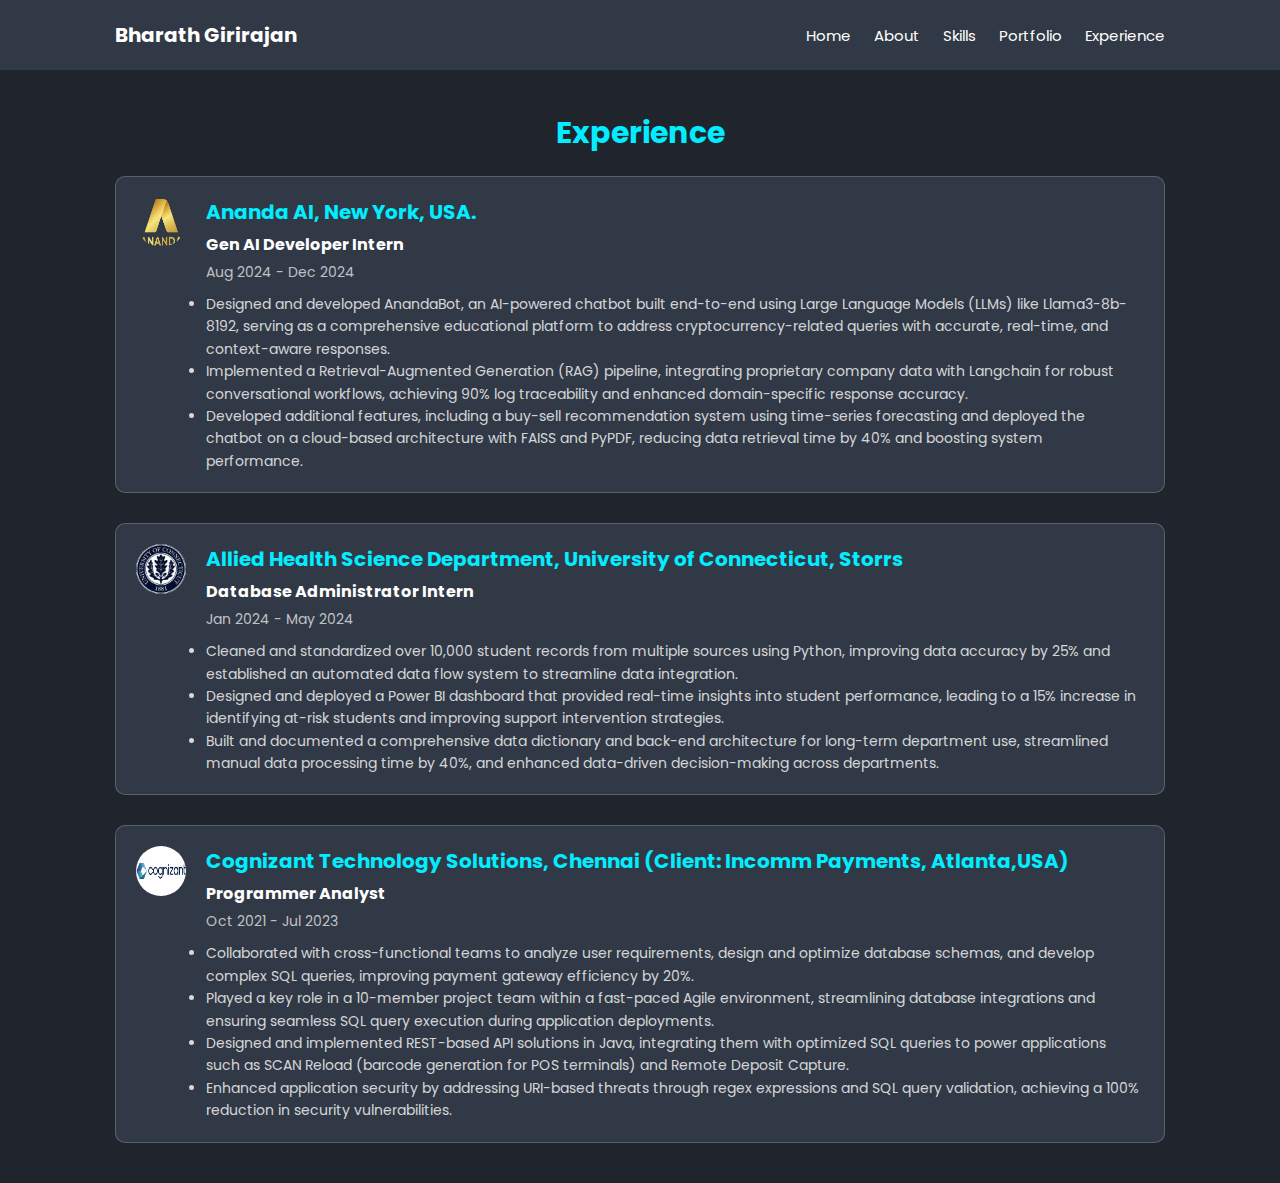
<file: experience.html>
<!DOCTYPE html>
<html lang="en">
<head>
    <meta charset="UTF-8">
    <meta name="viewport" content="width=device-width, initial-scale=1.0">
    <title>Bharath Girirajan - Experience</title>
    <link rel="icon" type="image/jpeg" href="Logo_B.png">
    <link href='https://unpkg.com/boxicons@2.1.4/css/boxicons.min.css' rel='stylesheet'>
    <link rel="stylesheet" type="text/css" href="style.css">
    <style>
        body {
            background-color: var(--bg-color);
            color: var(--text-color);
            font-family: 'Poppins', sans-serif;
        }
        .header {
            background-color: var(--second-bg-color);
            padding: 2rem 9%;
            display: flex;
            justify-content: space-between;
            align-items: center;
            position: sticky;
            top: 0;
            z-index: 100;
        }
        .header .logo {
            color: var(--text-color);
            font-size: 2rem;
            font-weight: bold;
        }
        .header .navbar a {
            color: var(--text-color);
            margin-left: 2rem;
            text-decoration: none;
            font-size: 1.5rem;
        }
        .experience-section {
            padding: 4rem 9%;
        }
        .experience-heading {
            font-size: 3rem;
            text-align: center;
            margin-bottom: 2rem;
            color: var(--main-color);
        }
        .experience-container {
            display: flex;
            flex-direction: column;
            gap: 3rem;
        }
        .experience-item {
            display: flex;
            align-items: flex-start;
            gap: 2rem;
            background: var(--second-bg-color);
            padding: 2rem;
            border-radius: 10px;
            border: 1px solid rgba(255, 255, 255, 0.2);
        }
        .experience-logo img {
            width: 50px;
            height: 50px;
            border-radius: 50%;
        }
        .experience-content {
            flex-grow: 1;
        }
        .experience-title {
            font-size: 2rem;
            font-weight: bold;
            color: var(--main-color);
        }
        .experience-subtitle {
            font-size: 1.6rem;
            font-weight: bold;
            color: var(--text-color);
            margin-top: 0.5rem;
        }
        .experience-duration {
            font-size: 1.4rem;
            margin-top: 0.5rem;
            color: rgba(255, 255, 255, 0.7);
        }
        .experience-description {
            font-size: 1.4rem;
            margin-top: 1rem;
            line-height: 1.6;
            color: rgba(255, 255, 255, 0.8);
        }
    </style>
</head>
<body>
    <header class="header">
        <a href="index.html" class="logo">Bharath Girirajan</a>
        <nav class="navbar">
            <a href="index.html#home">Home</a>
            <a href="index.html#about">About</a>
            <a href="index.html#services">Skills</a>
            <a href="projects.html">Portfolio</a>
            <a href="#" class="active">Experience</a>
        </nav>
    </header>

    <section class="experience-section">
        <h2 class="experience-heading">Experience</h2>
        <div class="experience-container">
            <div class="experience-item">
                <div class="experience-logo">
                    <img src="Ananda.png" alt="Ananda Logo" class="full-logo">
                </div>
                <div class="experience-content">
                    <h3 class="experience-title">Ananda AI, New York, USA.</h3>
                    <p class="experience-subtitle">Gen AI Developer Intern</p>
                    <p class="experience-duration">Aug 2024 - Dec 2024</p>
                    <ul class="experience-description">
                        <li>
                            Designed and developed AnandaBot, an AI-powered chatbot built end-to-end using Large Language Models (LLMs) like Llama3-8b-8192, serving as a comprehensive educational platform to address cryptocurrency-related queries with accurate, real-time, and context-aware responses.
                        </li>
                        <li>
                            Implemented a Retrieval-Augmented Generation (RAG) pipeline, integrating proprietary company data with Langchain for robust conversational workflows, achieving 90% log traceability and enhanced domain-specific response accuracy.
                        </li>
                        <li>
                            Developed additional features, including a buy-sell recommendation system using time-series forecasting and deployed the chatbot on a cloud-based architecture with FAISS and PyPDF, reducing data retrieval time by 40% and boosting system performance.
                        </li>
                    </ul>
                </div>
            </div>

            <div class="experience-item">
                <div class="experience-logo">
                    <img src="Uconn_Logo.jpeg" alt="Uconn_Logo">
                </div>
                <div class="experience-content">
                    <h3 class="experience-title">Allied Health Science Department, University of Connecticut, Storrs </h3>
                    <p class="experience-subtitle">Database Administrator Intern</p>
                    <p class="experience-duration">Jan 2024 - May 2024</p>
                    <ul class="experience-description">
                        <li>
                            Cleaned and standardized over 10,000 student records from multiple sources using Python, improving data accuracy by 25% and established an automated data flow system to streamline data integration.
                        </li>
                        <li>
                            Designed and deployed a Power BI dashboard that provided real-time insights into student performance, leading to a 15% increase in identifying at-risk students and improving support intervention strategies.
                        </li>
                        <li>
                            Built and documented a comprehensive data dictionary and back-end architecture for long-term department use, streamlined manual data processing time by 40%, and enhanced data-driven decision-making across departments.
                        </li>
                    </ul>
                </div>
            </div>

            <div class="experience-item">
                <div class="experience-logo">
                    <img src="Cognizant_logo.jpeg" alt="Cognizant_logo">
                </div>
                <div class="experience-content">
                    <h3 class="experience-title">Cognizant Technology Solutions, Chennai (Client: Incomm Payments, Atlanta,USA) </h3>
                    <p class="experience-subtitle">Programmer Analyst</p>
                    <p class="experience-duration">Oct 2021 - Jul 2023</p>
                    <ul class="experience-description">
                        <li>
                            Collaborated with cross-functional teams to analyze user requirements, design and optimize database schemas, and develop complex SQL queries, improving payment gateway efficiency by 20%.
                        </li>
                        <li>
                            Played a key role in a 10-member project team within a fast-paced Agile environment, streamlining database integrations and ensuring seamless SQL query execution during application deployments.
                        </li>
                        <li>
                            Designed and implemented REST-based API solutions in Java, integrating them with optimized SQL queries to power applications such as SCAN Reload (barcode generation for POS terminals) and Remote Deposit Capture.
                        </li>
                        <li>
                            Enhanced application security by addressing URI-based threats through regex expressions and SQL query validation, achieving a 100% reduction in security vulnerabilities.
                        </li>
                    </ul>
                </div>
            </div>

            <!-- <div class="experience-item">
                <div class="experience-logo">
                    <img src="iris.png" alt="IRIS Logo">
                </div>
                <div class="experience-content">
                    <h3 class="experience-title">IRIS, NITK</h3>
                    <p class="experience-subtitle">Tech Lead</p>
                    <p class="experience-duration">Apr 2023 - Apr 2024</p>
                    <p class="experience-description">
                        Led a team of 40+ students in digitizing administrative, academic, and alumni-related work.
                    </p>
                </div>
            </div> -->
        </div>
    </section>
</body>
</html>
</file>
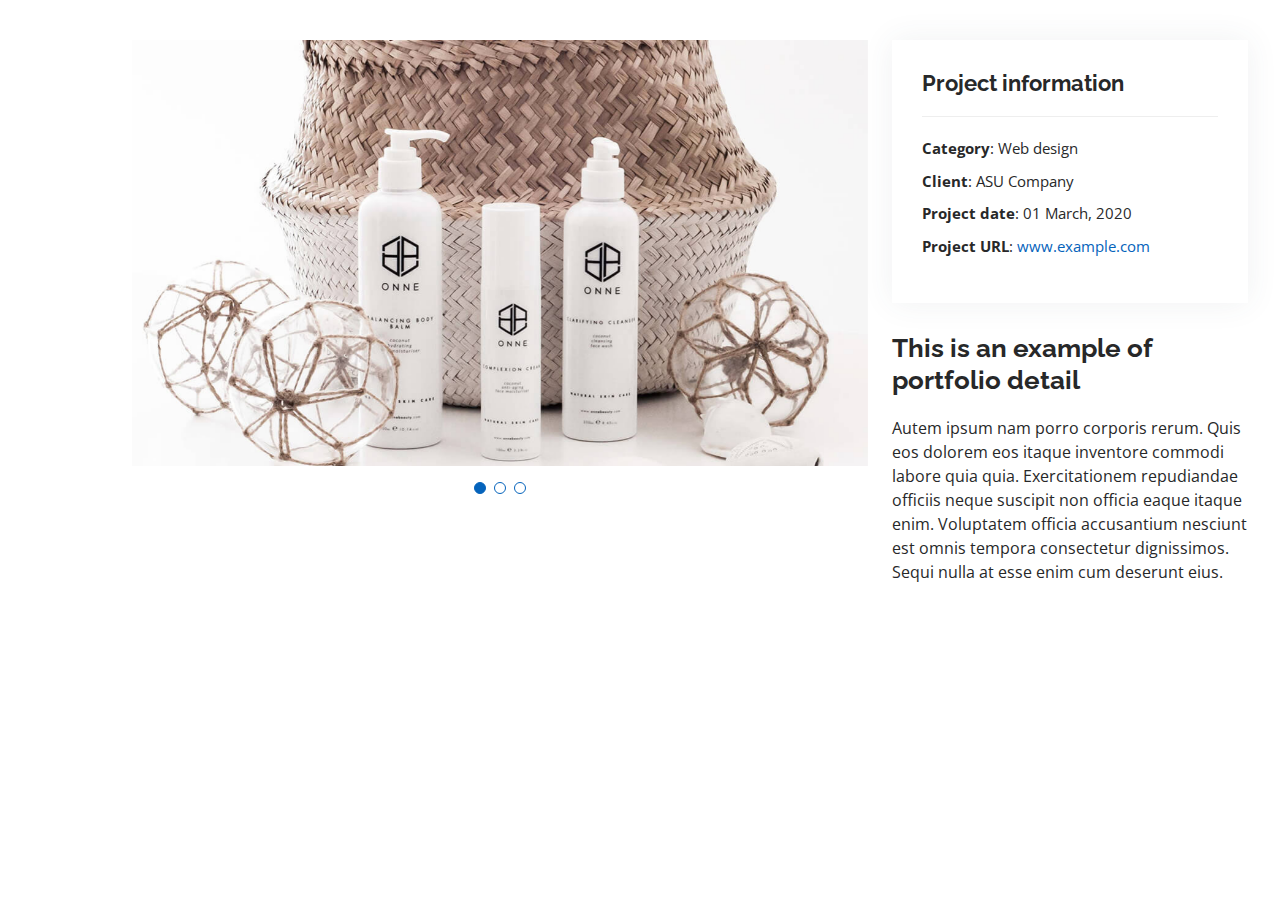
<file: portfolio-details.html>
<!DOCTYPE html>
<html lang="en">

<head>
  <meta charset="utf-8">
  <meta content="width=device-width, initial-scale=1.0" name="viewport">

  <title>Portfolio Details - Personal Bootstrap Template</title>
  <meta content="" name="description">
  <meta content="" name="keywords">

  <!-- Favicons -->
  <link href="assets/img/favicon.png" rel="icon">
  <link href="assets/img/apple-touch-icon.png" rel="apple-touch-icon">

  <!-- Google Fonts -->
  <link href="https://fonts.googleapis.com/css?family=Open+Sans:300,300i,400,400i,600,600i,700,700i|Raleway:300,300i,400,400i,500,500i,600,600i,700,700i|Poppins:300,300i,400,400i,500,500i,600,600i,700,700i" rel="stylesheet">

  <!-- Vendor CSS Files -->
  <link href="assets/vendor/aos/aos.css" rel="stylesheet">
  <link href="assets/vendor/bootstrap/css/bootstrap.min.css" rel="stylesheet">
  <link href="assets/vendor/bootstrap-icons/bootstrap-icons.css" rel="stylesheet">
  <link href="assets/vendor/boxicons/css/boxicons.min.css" rel="stylesheet">
  <link href="assets/vendor/glightbox/css/glightbox.min.css" rel="stylesheet">
  <link href="assets/vendor/swiper/swiper-bundle.min.css" rel="stylesheet">

  <!-- Template Main CSS File -->
  <link href="assets/css/style.css" rel="stylesheet">

  <!-- =======================================================
  * Template Name: MyResume
  * Updated: Nov 17 2023 with Bootstrap v5.3.2
  * Template URL: https://bootstrapmade.com/free-html-bootstrap-template-my-resume/
  * Author: BootstrapMade.com
  * License: https://bootstrapmade.com/license/
  ======================================================== -->
</head>

<body>

  <main id="main">

    <!-- ======= Portfolio Details Section ======= -->
    <section id="portfolio-details" class="portfolio-details">
      <div class="container">

        <div class="row gy-4">

          <div class="col-lg-8">
            <div class="portfolio-details-slider swiper">
              <div class="swiper-wrapper align-items-center">

                <div class="swiper-slide">
                  <img src="assets/img/portfolio/portfolio-details-1.jpg" alt="">
                </div>

                <div class="swiper-slide">
                  <img src="assets/img/portfolio/portfolio-details-2.jpg" alt="">
                </div>

                <div class="swiper-slide">
                  <img src="assets/img/portfolio/portfolio-details-3.jpg" alt="">
                </div>

              </div>
              <div class="swiper-pagination"></div>
            </div>
          </div>

          <div class="col-lg-4">
            <div class="portfolio-info">
              <h3>Project information</h3>
              <ul>
                <li><strong>Category</strong>: Web design</li>
                <li><strong>Client</strong>: ASU Company</li>
                <li><strong>Project date</strong>: 01 March, 2020</li>
                <li><strong>Project URL</strong>: <a href="#">www.example.com</a></li>
              </ul>
            </div>
            <div class="portfolio-description">
              <h2>This is an example of portfolio detail</h2>
              <p>
                Autem ipsum nam porro corporis rerum. Quis eos dolorem eos itaque inventore commodi labore quia quia. Exercitationem repudiandae officiis neque suscipit non officia eaque itaque enim. Voluptatem officia accusantium nesciunt est omnis tempora consectetur dignissimos. Sequi nulla at esse enim cum deserunt eius.
              </p>
            </div>
          </div>

        </div>

      </div>
    </section><!-- End Portfolio Details Section -->

  </main><!-- End #main -->

  <div id="preloader"></div>
  <a href="#" class="back-to-top d-flex align-items-center justify-content-center"><i class="bi bi-arrow-up-short"></i></a>

  <!-- Vendor JS Files -->
  <script src="assets/vendor/purecounter/purecounter_vanilla.js"></script>
  <script src="assets/vendor/aos/aos.js"></script>
  <script src="assets/vendor/bootstrap/js/bootstrap.bundle.min.js"></script>
  <script src="assets/vendor/glightbox/js/glightbox.min.js"></script>
  <script src="assets/vendor/isotope-layout/isotope.pkgd.min.js"></script>
  <script src="assets/vendor/swiper/swiper-bundle.min.js"></script>
  <script src="assets/vendor/typed.js/typed.umd.js"></script>
  <script src="assets/vendor/waypoints/noframework.waypoints.js"></script>
  <script src="assets/vendor/php-email-form/validate.js"></script>

  <!-- Template Main JS File -->
  <script src="assets/js/main.js"></script>

</body>

</html>
</file>
<file: style.css>
@import url('https://fonts.googleapis.com/css2?family=Poppins:wght@300;400;500;600;700;800;900&display=swap');

*{
    margin: 0;
    padding: 0;
    box-sizing: border-box;
    text-decoration: none;
    border: none;
    outline: none;
    scroll-behavior: smooth;
    font-family: 'Poppins', sans-serif;

 }

 :root {
    --bg-color:#1f242d;
    --second-bg-color:#323946;
    --text-color:#fff;
    --main-color:#0ef; 
 }

 html{
    font-size: 62.5%;
    overflow-x:hidden;

 }

 body{
    background: var(--bg-color);
    color: var(--text-color);
 }

 section{
    min-height: 100vh;
    padding: 10rem 9% 2rem;
 }
 .header{
    position: fixed;
    top:0;
    left:0;
    width: 100%;
    padding: 2rem 9%;
    background: var(--bg-color);
    display: flex;
    justify-content:space-between;
    align-items: center;
    z-index:100 ;

 }

 .header.sticky{
   border-bottom: .1rem solid rgba(0, 0,0, .2);
 }
 .logo{
    font-size: 2.5rem;
    color: var(--text-color);
    font-weight:600;
    cursor:default;
 }
 .navbar a {
    font-size: 1.7rem;
    color: var(--text-color);
    margin-left: 4rem;
    transition: .3s;
 }

 .navbar a:hover,
 .navbar a.active{
    color: var(--main-color);
 }
 #menu-icon{
    font-size: 3.6rem;
    color: var(--text-color);
    display: none;
 }

 .home {
   display: flex;
   justify-content: center;
   align-items: center;
   position: relative;
   background-image: url(nubelson-fernandes--Xqckh_XVU4-unsplash.jpg); /* Replace 'your-image-url.jpg' wiURL of your background image */
   background-size: cover;
   background-position: center;
   background-repeat: no-repeat;
   background-color: rgba(221, 196, 196, 0.9); /* Adjust the opacity as needed */
}

.home::before {
   content: "";
   position: absolute;
   top: 0;
   left: 0;
   width: 100%;
   height: 100%;
   background-color: rgba(32, 23, 23, 0.4); /* Adjust the opacity as needed */
}
.home::before {
   opacity: 0.4; /* Adjust the opacity value (0 is fully transparent, 1 is fully opaque) */
}
   .home-img img {
   width: 35vw;
   animation: floatImage 1.5s ease-in-out infinite;
   transition: transform 0.3s ease-in-out;
   }
   
   .home-img:hover img {
   transform: translateY(-10px);
   }
   
   @keyframes floatImage {
   0% {
   transform: translateY(0);
   }
   50% {
   transform: translateY(-22.4rem);
   }
   100% {
   transform: translateY(0);
   }
   }
   
   .home-content {
   display: flex;
   flex-direction: column;
   align-items: center;
   margin-right: 2rem;
   }
   
   .home-content h3 {
   font-size: 3.2rem;
   font-weight: 700;
   }
   
   .home-content h3:nth-of-type(2) {
   margin-bottom: 2rem;
   }
   
   .home-content span {
   color: var(--main-color);
   }
   
   .home-content h1 {
   font-size: 5.6rem;
   font-weight: 700;
   line-height: 1.3;
   }

 .social-media a {
    display: inline-flex;
    justify-content: center;
    align-items: center;
    width: 4rem;
    height: 4rem;
    background: transparent;
    border: .2rem solid var(--main-color);
    border-radius: 50%;
    font-size: 2rem;
    color: var(--main-color);
    margin: 3rem 1.5rem 3rem 0;
    transition: .5s ease;
 }
 .social-media a:hover{
    background: var(--main-color);
    color: var(--second-bg-color);
    box-shadow: 0 0 1rem var(--main-color);
 }

 .btn {
    display: inline-block;
    padding: 1rem 2.8rem;
    background: var(--main-color);
    border-radius: 4rem;
    box-shadow: 0 0 1rem var(--main-color);
    font-size: 1.6rem;
    color: var(--second-bg-color);
    letter-spacing: .1rem;
    font-weight: 600;
    transition: .5s ease;
 }

 .btn:hover {
    box-shadow: none;
 }

 .about {
   display: flex;
   align-items: center;
   padding: 50px;
   background-color: #323946; /* Light background color for contrast */
 }
 
 .about-img {
   flex: 1;
   margin-right: 30px;
 }
 
 .about-img img {
   width: 100%;
   border-radius: 10px; /* Rounded corners for the image */
   box-shadow: 0 4px 8px rgba(0, 0, 0, 0.1); /* Subtle shadow for depth */
 }
 
 .about-content {
   flex: 2;
   color: #060606; /* Dark text color for readability */
   display: flex;
   flex-direction: column;
   justify-content: space-between;
 }
 
 .about-content .heading {
   font-size: 2.5rem;
   font-weight: 700;
   margin-bottom: 20px;
 }
 
 .about-content .heading span {
   color: var(--main-color); /* Use the main color for the highlighted text */
 }
 
 .about-content h3 {
   font-size: 1.8rem;
   font-weight: 600;
   margin-bottom: 15px;
   color: var(--secondary-color); /* Secondary color for subheading */
 }
 
 .about-content p {
   font-size: 2rem;
   line-height: 1.6;
   margin-bottom: 20px;
   text-align: justify;
 }
 
 .about-content p b {
   color: var(--main-color); /* Use the main color for bold text */
 }
 
 .about-content .btn {
   align-self: flex-end;
   display: inline-block;
   padding: 10px 20px;
   font-size: 1rem;
   font-weight: 600;
   color: #fff;
   background-color: var(--main-color); /* Main color for the button */
   border-radius: 5px;
   text-decoration: none;
   transition: background-color 0.3s;
 }
 
 .about-content .btn:hover {
   background-color: darken(var(--main-color), 10%); /* Darken the button color on hover */
 }

 .heading{
    text-align: center;
    font-size: 4.5rem;
 }


 .services h2{
   margin-bottom: 5rem;

 }
 .services-container{
   display: flex;
   justify-content: center;
   align-items: center;
   flex-wrap: wrap;
   gap: 2rem;
 }
 .services-container .services-box {
   flex: 1 1 30rem;
   background: var(--second-bg-color);
   padding: 3rem 2rem 4rem;
   border-radius: 2rem;
   text-align: center;
   border: .2rem solid var(--bg-color);
   transition: .5s ease;
 }
 .services-container .services-box:hover{
   border-color: var(--main-color);
   transform: scale(1.02);
 }
 .services-box i{
   font-size: 7rem;
   color: var(--main-color);
 }
 .services-box h3{
   font-size: 2.6rem;
 }
 .services-box p{
   font-size: 1.6rem;
   margin: 1rem 0 3rem;
 }
 .portfolio {
   background: var(--second-bg-color);
}

.portfolio h2 {
   margin-bottom: 4rem;
}

.portfolio-container {
   display: grid;
   grid-template-columns: repeat(3, 1fr);
   align-items: center;
   gap: 2.5rem;
}

.portfolio-container .portfolio-box {
   position: relative;
   border-radius: 2rem;
   box-shadow: 0 0 1rem var(--bg-color);
   overflow: hidden;
   display: flex;
   flex-direction: column;
   justify-content: center;
   min-height: 400px; /* Ensures a uniform height */
   transition: all 0.5s ease;
}

.portfolio-box img {
   width: 100%;
   transition: .5s ease;
}

.portfolio-box:hover img {
   transform: scale(1.1);
}

.portfolio-box .portfolio-layer {
   position: absolute;
   bottom: 0;
   left: 0;
   width: 100%;
   height: 100%;
   background: linear-gradient(rgba(0, 0, 0, .1), var(--main-color));
   display: flex;
   justify-content: center;
   align-items: center;
   flex-direction: column;
   text-align: center;
   padding: 2rem;  /* Added padding to give more space */
   transform: translateY(100%);
   transition: .5s ease;
   box-sizing: border-box;  /* Ensures padding is included in the element's total width and height */
}

.portfolio-box:hover .portfolio-layer {
   transform: translateY(0);
}

.portfolio-layer h4 {
   font-size: 3rem;
   margin: 0;  /* Reset margins */
}

.portfolio-layer p {
   font-size: 1.6rem;
   margin: .3rem 0 1rem;
   word-break: break-word;  /* Ensures long words are broken to fit within the container */
}

.portfolio-layer a {
   display: inline-flex;
   justify-content: center;
   align-items: center;
   width: 5rem;
   height: 5rem;
   background: var(--text-color);
   border-radius: 50%;
   margin-top: 1rem;  /* Adds space between the text and the link */
}

.portfolio-layer a i {
   font-size: 2rem;
   color: var(--second-bg-color);
}

/* Testimonials Section */
.testimonials {
   background-color: var(--bg-color); /* Match existing theme */
   padding: 50px 9%;
   text-align: center;
   color: var(--text-color);
}

.testimonials .heading {
   font-size: 4rem;
   font-weight: 800;
   margin-bottom: 20px;
   letter-spacing: 1px;
}

.testimonials-intro {
   font-size: 1.6rem;
   margin: 0 auto 30px;
   max-width: 800px;
   line-height: 1.8;
   color: #ddd;
}

.testimonial-card {
   background-color: var(--second-bg-color);
   padding: 30px;
   border-radius: 10px;
   margin: 0 auto 20px;
   max-width: 700px;
   box-shadow: 0 4px 8px rgba(0, 0, 0, 0.2);
   text-align: center;
}

.testimonial-card h3 {
   font-size: 2rem;
   font-weight: 700;
   margin-bottom: 5px;
   color: var(--text-color);
}

.testimonial-subtitle {
   font-size: 1.4rem;
   color: #aaa;
   margin-bottom: 15px;
}

.testimonial-quote {
   font-size: 1.6rem;
   font-style: italic;
   line-height: 1.6;
   color: #ddd;
}

.testimonial-quote .quote-symbol {
   font-size: 3rem;
   color: var(--main-color);
}

.testimonial-btn {
   background-color: #0ef;
   color: var(--bg-color);
   font-size: 1.6rem;
   font-weight: 600;
   padding: 10px 20px;
   border: none;
   border-radius: 5px;
   cursor: pointer;
   transition: background-color 0.3s ease;
}

.testimonial-btn:hover {
   background-color: #00b3b3;
   color: #fff;
}

/* Responsive Design */
@media (max-width: 768px) {
   .testimonial-card {
       padding: 20px;
   }

   .testimonial-btn {
       font-size: 1.4rem;
   }
}


/* Contact Section */
.contact {
   background: var(--second-bg-color); /* Slightly lighter color than --bg-color */
   padding: 5rem 9%;
   color: var(--text-color); /* White text for readability */
   text-align: center;
}

.contact .heading {
   font-size: 3.5rem;
   font-weight: 700;
   color: var(--text-color);
   margin-bottom: 2rem;
   letter-spacing: 1px;
   text-transform: uppercase;
}

.contact-container {
   display: flex;
   justify-content: center;
   flex-wrap: wrap;
   gap: 2rem;
   margin-bottom: 4rem;
}

.contact-info {
   display: flex;
   flex-direction: column;
   gap: 2rem;
}

.info-item {
   display: flex;
   align-items: center;
   gap: 1.5rem;
   font-size: 1.6rem;
   color: #ccc; /* Light gray text for better readability */
}

.info-item i {
   font-size: 2.5rem;
   color: var(--main-color); /* Highlighted icon color */
}

.info-item h3 {
   font-size: 1.8rem;
   color: var(--text-color);
   margin-bottom: 0.5rem;
   font-weight: 600;
}

.quote-section {
   background: #2c313a; /* Slightly darker than --second-bg-color */
   padding: 2rem;
   border-radius: 10px;
   margin-top: 3rem;
   box-shadow: 0 4px 8px rgba(0, 0, 0, 0.3);
   color: #ddd;
}

.quote-section h3 {
   font-size: 2rem;
   color: var(--text-color);
   margin-bottom: 1rem;
   font-weight: 700;
}

.quote-section p {
   font-size: 1.6rem;
   font-style: italic;
   color: #ddd;
}

.social-links {
   margin-top: 1.5rem;
}

.social-links a {
   display: inline-flex;
   justify-content: center;
   align-items: center;
   width: 3.5rem;
   height: 3.5rem;
   background: var(--main-color);
   color: var(--bg-color);
   font-size: 1.6rem;
   border-radius: 50%;
   margin: 0 0.5rem;
   transition: transform 0.3s ease, box-shadow 0.3s ease;
}

.social-links a:hover {
   transform: translateY(-5px);
   box-shadow: 0 4px 8px rgba(0, 0, 0, 0.2);
}

/* Responsive Design */
@media (max-width: 768px) {
   .contact-container {
       flex-direction: column;
       align-items: center;
   }
   .info-item {
       flex-direction: column;
       text-align: center;
   }
   .quote-section {
       margin-top: 2rem;
   }
}




.footer{
   display: flex;
   justify-content: space-between;
   align-items: center;
   flex-wrap: wrap;
   padding: 2rem 9%;
   background: var(--second-bg-color);
}

.footer-text p{
   font-size: 1.6rem;
}

.footer-iconTop a{
   display: inline-flex;
   justify-content: center;
   align-items: center;
   padding: .8rem;
   background: var(--main-color);
   border-radius: .8rem;
   transition: .5s ease;
}

.footer-iconTop a:hover{
   box-shadow: 0 0 1rem var(--main-color);
}

.footer-iconTop a i{
   font-size: 2.4rem;
   color: var(--second-bg-color);
}

@media (max-width:1200px){
   html{
      font-size: 55%;
   }
}

@media(max-width:991px){
   .header{
      padding: 2rem 3%;
   }
   section{
      padding: 10rem 3% 2rem;
   }

   .services{
      padding-bottom: 7rem;
   }

   .portfolio{
      padding-bottom: 7rem;
   }
   .contact{
      min-height: auto;
   }
   .footer{
      padding: 2rem 3%;
   }
}

@media(max-width:768px){
   #menu-icon{
      display: block;
   }
   .navbar{
      position: absolute;
      top: 100%;
      left: 0;
      width: 100%;
      padding: 1rem 3%;
      background: var(--bg-color);
      border-top: .1rem solid rgba(0, 0, 0, .2);
      box-shadow: 0 .5rem 1rem rgba(0,0,0,.2);
      display: none;
   }

   .navbar.active{
      display: block;
   }
   .navbar a {
       display: block;
       font-size: 2rem;
       margin: 3rem 0;
   }
   .home{
      flex-direction: column;
   }
   .home-content h3{
      font-size: 2.6rem;
   }
   .home-content h1{
      font-size: 5rem;
   }
   .home-img img{
      width: 70vw;
      margin-top: 4rem;
   }
   .about{
      flex-direction: column-reverse;
   }

   .about img{
      width: 70vw;
      margin-top: 4rem;
   }
   .services h2{
      margin-bottom: 3rem;
   }

   .portfolio h2{
      margin-bottom: 3rem;
   }

   .portfolio-container{
      grid-template-columns: repeat(2,1fr);
   }
}

@media(max-width:617px){
   .portfolio-container{
      grid-template-columns: 1fr;
   }
}

@media(max-width:450px){
   html{
      font-size: 50%;
   }

   .contact form .input-box input{
      width: 100%;
   }
}

@media(max-width:365px){
   .home-img img{
      width: 90vw;
   }

   .about-img img{
      width: 90vw;
   }

   .footer{
      flex-direction: column-reverse;
   }

   .footer p{
      text-align: center;
      margin-top: 2rem;
   }
}

#msg{
   color: #61b752;
   margin-top: -10px;
   display: block;
}

.buttons {
   display: flex;
   justify-content: center; /* Adjust as needed */
   align-items: center; /* Align vertically */
}

.buttons .btn {
   margin-right: 1rem; /* Add space between buttons */
}

@media (max-width: 768px) {
   .buttons {
       flex-direction: column; /* Stack buttons vertically on smaller screens */
       align-items: flex-start; /* Align buttons to the left on smaller screens */
   }

   .buttons .btn {
       margin-right: 0; /* Reset margin */
       margin-bottom: 1rem; /* Add space between stacked buttons */
   }
}


/* Style for only the 'Projects' and 'Experience' buttons */
.buttons .btn {
   background: linear-gradient(135deg, #FF5733, #C70039); /* Custom gradient */
   color: #fff; /* White text for contrast */
   box-shadow: 0 4px 8px rgba(0, 0, 0, 0.2);
}

.buttons .btn:hover {
   background: linear-gradient(135deg, #C70039, #FF5733); /* Reverse gradient on hover */
   transform: scale(1.05);
   box-shadow: 0 6px 12px rgba(0, 0, 0, 0.3);
}
</file>
<file: assets/css/style.css>
/**
* Template Name: MyResume
* Updated: Nov 17 2023 with Bootstrap v5.3.2
* Template URL: https://bootstrapmade.com/free-html-bootstrap-template-my-resume/
* Author: BootstrapMade.com
* License: https://bootstrapmade.com/license/
*/

/*--------------------------------------------------------------
# General
--------------------------------------------------------------*/
body {
  font-family: "Open Sans", sans-serif;
  color: #272829;
}

a {
  color: #0563bb;
  text-decoration: none;
}

a:hover {
  color: #067ded;
  text-decoration: none;
}

h1,
h2,
h3,
h4,
h5,
h6 {
  font-family: "Raleway", sans-serif;
}

/*--------------------------------------------------------------
# Back to top button
--------------------------------------------------------------*/
.back-to-top {
  position: fixed;
  visibility: hidden;
  opacity: 0;
  right: 15px;
  bottom: 15px;
  z-index: 996;
  background: #0563bb;
  width: 40px;
  height: 40px;
  border-radius: 50px;
  transition: all 0.4s;
}

.back-to-top i {
  font-size: 28px;
  color: #fff;
  line-height: 0;
}

.back-to-top:hover {
  background: #0678e3;
  color: #fff;
}

.back-to-top.active {
  visibility: visible;
  opacity: 1;
}

/*--------------------------------------------------------------
# Preloader
--------------------------------------------------------------*/
#preloader {
  position: fixed;
  top: 0;
  left: 0;
  right: 0;
  bottom: 0;
  z-index: 9999;
  overflow: hidden;
  background: #fff;
}

#preloader:before {
  content: "";
  position: fixed;
  top: calc(50% - 30px);
  left: calc(50% - 30px);
  border: 6px solid #0563bb;
  border-top-color: #fff;
  border-bottom-color: #fff;
  border-radius: 50%;
  width: 60px;
  height: 60px;
  animation: animate-preloader 1s linear infinite;
}

@keyframes animate-preloader {
  0% {
    transform: rotate(0deg);
  }

  100% {
    transform: rotate(360deg);
  }
}

/*--------------------------------------------------------------
# Disable aos animation delay on mobile devices
--------------------------------------------------------------*/
@media screen and (max-width: 768px) {
  [data-aos-delay] {
    transition-delay: 0 !important;
  }
}

/*--------------------------------------------------------------
# Header
--------------------------------------------------------------*/
#header {
  position: fixed;
  top: 0;
  left: 0;
  bottom: 0;
  z-index: 9997;
  transition: all 0.5s;
  padding: 15px;
  overflow-y: auto;
}

@media (max-width: 991px) {
  #header {
    width: 300px;
    background: #fff;
    border-right: 1px solid #e6e9ec;
    left: -300px;
  }
}

@media (min-width: 991px) {
  #main {
    margin-left: 100px;
  }
}

/*--------------------------------------------------------------
# Navigation Menu
--------------------------------------------------------------*/
/**
* Desktop Navigation 
*/
.nav-menu {
  padding: 0;
  display: block;
}

.nav-menu * {
  margin: 0;
  padding: 0;
  list-style: none;
}

.nav-menu>ul>li {
  position: relative;
  white-space: nowrap;
}

.nav-menu a,
.nav-menu a:focus {
  display: flex;
  align-items: center;
  color: #45505b;
  padding: 10px 18px;
  margin-bottom: 8px;
  transition: 0.3s;
  font-size: 15px;
  border-radius: 50px;
  background: #f2f3f5;
  height: 56px;
  width: 100%;
  overflow: hidden;
  transition: 0.3s;
}

.nav-menu a i,
.nav-menu a:focus i {
  font-size: 20px;
}

.nav-menu a span,
.nav-menu a:focus span {
  padding: 0 5px 0 7px;
  color: #45505b;
}

@media (min-width: 992px) {

  .nav-menu a,
  .nav-menu a:focus {
    width: 56px;
  }

  .nav-menu a span,
  .nav-menu a:focus span {
    display: none;
    color: #fff;
  }
}

.nav-menu a:hover,
.nav-menu .active,
.nav-menu .active:focus,
.nav-menu li:hover>a {
  color: #fff;
  background: #0563bb;
}

.nav-menu a:hover span,
.nav-menu .active span,
.nav-menu .active:focus span,
.nav-menu li:hover>a span {
  color: #fff;
}

.nav-menu a:hover,
.nav-menu li:hover>a {
  width: 100%;
  color: #fff;
}

.nav-menu a:hover span,
.nav-menu li:hover>a span {
  display: block;
}

/**
* Mobile Navigation 
*/
.mobile-nav-toggle {
  position: fixed;
  right: 10px;
  top: 10px;
  z-index: 9998;
  border: 0;
  background: none;
  font-size: 28px;
  transition: all 0.4s;
  outline: none !important;
  line-height: 0;
  cursor: pointer;
  border-radius: 50px;
  padding: 5px;
}

.mobile-nav-toggle i {
  color: #45505b;
}

.mobile-nav-active {
  overflow: hidden;
}

.mobile-nav-active #header {
  left: 0;
}

.mobile-nav-active .mobile-nav-toggle {
  color: #fff;
  background-color: #0563bb;
}

/*--------------------------------------------------------------
# Hero Section
--------------------------------------------------------------*/
#hero {
  width: 100%;
  height: 100vh;
  background: url("../img/hero-bg.jpg") top right no-repeat;
  background-size: cover;
  position: relative;
}

@media (min-width: 992px) {
  #hero {
    padding-left: 160px;
  }
}

#hero:before {
  content: "";
  background: rgba(255, 255, 255, 0.8);
  position: absolute;
  bottom: 0;
  top: 0;
  left: 0;
  right: 0;
}

#hero h1 {
  margin: 0;
  font-size: 64px;
  font-weight: 700;
  line-height: 56px;
  color: #45505b;
}

#hero p {
  color: #45505b;
  margin: 15px 0 0 0;
  font-size: 26px;
  font-family: "Poppins", sans-serif;
}

#hero p span {
  color: #0563bb;
  letter-spacing: 1px;
}

#hero .social-links {
  margin-top: 30px;
}

#hero .social-links a {
  font-size: 24px;
  display: inline-block;
  color: #45505b;
  line-height: 1;
  margin-right: 20px;
  transition: 0.3s;
}

#hero .social-links a:hover {
  color: #0563bb;
}

@media (max-width: 992px) {
  #hero {
    text-align: center;
  }

  #hero h1 {
    font-size: 32px;
    line-height: 36px;
  }

  #hero p {
    margin-top: 10px;
    font-size: 20px;
    line-height: 24px;
  }
}

/*--------------------------------------------------------------
# Sections General
--------------------------------------------------------------*/
section {
  padding: 60px 0;
  overflow: hidden;
}

.section-title {
  text-align: center;
  padding-bottom: 30px;
}

.section-title h2 {
  font-size: 32px;
  font-weight: bold;
  text-transform: uppercase;
  margin-bottom: 20px;
  padding-bottom: 20px;
  position: relative;
  color: #45505b;
}

.section-title h2::before {
  content: "";
  position: absolute;
  display: block;
  width: 120px;
  height: 1px;
  background: #ddd;
  bottom: 1px;
  left: calc(50% - 60px);
}

.section-title h2::after {
  content: "";
  position: absolute;
  display: block;
  width: 40px;
  height: 3px;
  background: #0563bb;
  bottom: 0;
  left: calc(50% - 20px);
}

.section-title p {
  margin-bottom: 0;
}

/*--------------------------------------------------------------
# About
--------------------------------------------------------------*/
.about .content h3 {
  font-weight: 700;
  font-size: 26px;
  color: #728394;
}

.about .content ul {
  list-style: none;
  padding: 0;
}

.about .content ul li {
  margin-bottom: 20px;
  display: flex;
  align-items: center;
}

.about .content ul strong {
  margin-right: 10px;
}

.about .content ul i {
  font-size: 16px;
  margin-right: 5px;
  color: #0563bb;
  line-height: 0;
}

.about .content p:last-child {
  margin-bottom: 0;
}

/*--------------------------------------------------------------
# Facts
--------------------------------------------------------------*/
.facts .count-box {
  padding: 30px 30px 25px 30px;
  margin-top: 30px;
  width: 100%;
  position: relative;
  text-align: center;
  background: #fff;
}

.facts .count-box i {
  position: absolute;
  top: -25px;
  left: 50%;
  transform: translateX(-50%);
  font-size: 24px;
  background: #0563bb;
  color: #fff;
  border-radius: 50px;
  display: inline-flex;
  align-items: center;
  justify-content: center;
  width: 48px;
  height: 48px;
}

.facts .count-box span {
  font-size: 36px;
  display: block;
  font-weight: 600;
  color: #011426;
}

.facts .count-box p {
  padding: 0;
  margin: 0;
  font-family: "Raleway", sans-serif;
  font-size: 14px;
}

/*--------------------------------------------------------------
# Akills
--------------------------------------------------------------*/
.skills .progress {
  height: 60px;
  display: block;
  background: none;
  border-radius: 0;
}

.skills .progress .skill {
  padding: 10px 0;
  margin: 0;
  text-transform: uppercase;
  display: block;
  font-weight: 600;
  font-family: "Poppins", sans-serif;
  color: #45505b;
}

.skills .progress .skill .val {
  float: right;
  font-style: normal;
}

.skills .progress-bar-wrap {
  background: #f2f3f5;
}

.skills .progress-bar {
  width: 1px;
  height: 10px;
  transition: 0.9s;
  background-color: #0563bb;
}

/*--------------------------------------------------------------
# Resume
--------------------------------------------------------------*/
.resume .resume-title {
  font-size: 26px;
  font-weight: 700;
  margin-top: 20px;
  margin-bottom: 20px;
  color: #45505b;
}

.resume .resume-item {
  padding: 0 0 20px 20px;
  margin-top: -2px;
  border-left: 2px solid #0563bb;
  position: relative;
}

.resume .resume-item h4 {
  line-height: 18px;
  font-size: 18px;
  font-weight: 600;
  text-transform: uppercase;
  font-family: "Poppins", sans-serif;
  color: #0563bb;
  margin-bottom: 10px;
}

.resume .resume-item h5 {
  font-size: 16px;
  background: #f7f8f9;
  padding: 5px 15px;
  display: inline-block;
  font-weight: 600;
  margin-bottom: 10px;
}

.resume .resume-item ul {
  padding-left: 20px;
}

.resume .resume-item ul li {
  padding-bottom: 10px;
}

.resume .resume-item:last-child {
  padding-bottom: 0;
}

.resume .resume-item::before {
  content: "";
  position: absolute;
  width: 16px;
  height: 16px;
  border-radius: 50px;
  left: -9px;
  top: 0;
  background: #fff;
  border: 2px solid #0563bb;
}

/*--------------------------------------------------------------
# Portfolio
--------------------------------------------------------------*/
.portfolio .portfolio-item {
  margin-bottom: 30px;
}

.portfolio #portfolio-flters {
  padding: 0;
  margin: 0 auto 25px auto;
  list-style: none;
  text-align: center;
  background: #fff;
  border-radius: 50px;
  padding: 2px 15px;
}

.portfolio #portfolio-flters li {
  cursor: pointer;
  display: inline-block;
  padding: 10px 15px;
  font-size: 14px;
  font-weight: 600;
  line-height: 1;
  text-transform: uppercase;
  color: #272829;
  margin-bottom: 5px;
  transition: all 0.3s ease-in-out;
}

.portfolio #portfolio-flters li:hover,
.portfolio #portfolio-flters li.filter-active {
  color: #0563bb;
}

.portfolio #portfolio-flters li:last-child {
  margin-right: 0;
}

.portfolio .portfolio-wrap {
  transition: 0.3s;
  position: relative;
  overflow: hidden;
  z-index: 1;
  background: rgba(69, 80, 91, 0.8);
}

.portfolio .portfolio-wrap::before {
  content: "";
  background: rgba(255, 255, 255, 0.7);
  position: absolute;
  left: 30px;
  right: 30px;
  top: 30px;
  bottom: 30px;
  transition: all ease-in-out 0.3s;
  z-index: 2;
  opacity: 0;
}

.portfolio .portfolio-wrap .portfolio-info {
  opacity: 0;
  position: absolute;
  top: 0;
  left: 0;
  right: 0;
  bottom: 0;
  text-align: center;
  z-index: 3;
  transition: all ease-in-out 0.3s;
  display: flex;
  flex-direction: column;
  justify-content: center;
  align-items: center;
}

.portfolio .portfolio-wrap .portfolio-info::before {
  display: block;
  content: "";
  width: 48px;
  height: 48px;
  position: absolute;
  top: 35px;
  left: 35px;
  border-top: 3px solid #d7dce1;
  border-left: 3px solid #d7dce1;
  transition: all 0.5s ease 0s;
  z-index: 9994;
}

.portfolio .portfolio-wrap .portfolio-info::after {
  display: block;
  content: "";
  width: 48px;
  height: 48px;
  position: absolute;
  bottom: 35px;
  right: 35px;
  border-bottom: 3px solid #d7dce1;
  border-right: 3px solid #d7dce1;
  transition: all 0.5s ease 0s;
  z-index: 9994;
}

.portfolio .portfolio-wrap .portfolio-info h4 {
  font-size: 20px;
  color: #45505b;
  font-weight: 600;
}

.portfolio .portfolio-wrap .portfolio-info p {
  color: #45505b;
  font-size: 14px;
  text-transform: uppercase;
  padding: 0;
  margin: 0;
}

.portfolio .portfolio-wrap .portfolio-links {
  text-align: center;
  z-index: 4;
}

.portfolio .portfolio-wrap .portfolio-links a {
  color: #45505b;
  margin: 0 2px;
  font-size: 28px;
  display: inline-block;
  transition: 0.3s;
}

.portfolio .portfolio-wrap .portfolio-links a:hover {
  color: #148af9;
}

.portfolio .portfolio-wrap:hover::before {
  top: 0;
  left: 0;
  right: 0;
  bottom: 0;
  opacity: 1;
}

.portfolio .portfolio-wrap:hover .portfolio-info {
  opacity: 1;
}

.portfolio .portfolio-wrap:hover .portfolio-info::before {
  top: 15px;
  left: 15px;
}

.portfolio .portfolio-wrap:hover .portfolio-info::after {
  bottom: 15px;
  right: 15px;
}

/*--------------------------------------------------------------
# Portfolio Details
--------------------------------------------------------------*/
.portfolio-details {
  padding-top: 40px;
}

.portfolio-details .portfolio-details-slider img {
  width: 100%;
}

.portfolio-details .portfolio-details-slider .swiper-pagination {
  margin-top: 20px;
  position: relative;
}

.portfolio-details .portfolio-details-slider .swiper-pagination .swiper-pagination-bullet {
  width: 12px;
  height: 12px;
  background-color: #fff;
  opacity: 1;
  border: 1px solid #0563bb;
}

.portfolio-details .portfolio-details-slider .swiper-pagination .swiper-pagination-bullet-active {
  background-color: #0563bb;
}

.portfolio-details .portfolio-info {
  padding: 30px;
  box-shadow: 0px 0 30px rgba(69, 80, 91, 0.08);
}

.portfolio-details .portfolio-info h3 {
  font-size: 22px;
  font-weight: 700;
  margin-bottom: 20px;
  padding-bottom: 20px;
  border-bottom: 1px solid #eee;
}

.portfolio-details .portfolio-info ul {
  list-style: none;
  padding: 0;
  font-size: 15px;
}

.portfolio-details .portfolio-info ul li+li {
  margin-top: 10px;
}

.portfolio-details .portfolio-description {
  padding-top: 30px;
}

.portfolio-details .portfolio-description h2 {
  font-size: 26px;
  font-weight: 700;
  margin-bottom: 20px;
}

.portfolio-details .portfolio-description p {
  padding: 0;
}

/*--------------------------------------------------------------
# Services
--------------------------------------------------------------*/
.services .icon-box {
  text-align: center;
  padding: 70px 20px 80px 20px;
  transition: all ease-in-out 0.3s;
  background: #fff;
  box-shadow: 0px 5px 90px 0px rgba(110, 123, 131, 0.05);
}

.services .icon-box .icon {
  margin: 0 auto;
  width: 100px;
  height: 100px;
  display: flex;
  align-items: center;
  justify-content: center;
  transition: ease-in-out 0.3s;
  position: relative;
}

.services .icon-box .icon i {
  font-size: 36px;
  transition: 0.5s;
  position: relative;
}

.services .icon-box .icon svg {
  position: absolute;
  top: 0;
  left: 0;
}

.services .icon-box .icon svg path {
  transition: 0.5s;
  fill: #f5f5f5;
}

.services .icon-box h4 {
  font-weight: 600;
  margin: 10px 0 15px 0;
  font-size: 22px;
}

.services .icon-box h4 a {
  color: #45505b;
  transition: ease-in-out 0.3s;
}

.services .icon-box p {
  line-height: 24px;
  font-size: 14px;
  margin-bottom: 0;
}

.services .icon-box:hover {
  border-color: #fff;
  box-shadow: 0px 0 35px 0 rgba(0, 0, 0, 0.08);
}

.services .iconbox-blue i {
  color: #47aeff;
}

.services .iconbox-blue:hover .icon i {
  color: #fff;
}

.services .iconbox-blue:hover .icon path {
  fill: #47aeff;
}

.services .iconbox-orange i {
  color: #ffa76e;
}

.services .iconbox-orange:hover .icon i {
  color: #fff;
}

.services .iconbox-orange:hover .icon path {
  fill: #ffa76e;
}

.services .iconbox-pink i {
  color: #e80368;
}

.services .iconbox-pink:hover .icon i {
  color: #fff;
}

.services .iconbox-pink:hover .icon path {
  fill: #e80368;
}

.services .iconbox-yellow i {
  color: #ffbb2c;
}

.services .iconbox-yellow:hover .icon i {
  color: #fff;
}

.services .iconbox-yellow:hover .icon path {
  fill: #ffbb2c;
}

.services .iconbox-red i {
  color: #ff5828;
}

.services .iconbox-red:hover .icon i {
  color: #fff;
}

.services .iconbox-red:hover .icon path {
  fill: #ff5828;
}

.services .iconbox-teal i {
  color: #11dbcf;
}

.services .iconbox-teal:hover .icon i {
  color: #fff;
}

.services .iconbox-teal:hover .icon path {
  fill: #11dbcf;
}

/*--------------------------------------------------------------
# Testimonials
--------------------------------------------------------------*/
.testimonials .section-header {
  margin-bottom: 40px;
}

.testimonials .testimonials-carousel,
.testimonials .testimonials-slider {
  overflow: hidden;
}

.testimonials .testimonial-item {
  text-align: center;
}

.testimonials .testimonial-item .testimonial-img {
  width: 120px;
  border-radius: 50%;
  border: 4px solid #fff;
  margin: 0 auto;
}

.testimonials .testimonial-item h3 {
  font-size: 20px;
  font-weight: bold;
  margin: 10px 0 5px 0;
  color: #111;
}

.testimonials .testimonial-item h4 {
  font-size: 14px;
  color: #999;
  margin: 0 0 15px 0;
}

.testimonials .testimonial-item .quote-icon-left,
.testimonials .testimonial-item .quote-icon-right {
  color: #90c8fc;
  font-size: 26px;
}

.testimonials .testimonial-item .quote-icon-left {
  display: inline-block;
  left: -5px;
  position: relative;
}

.testimonials .testimonial-item .quote-icon-right {
  display: inline-block;
  right: -5px;
  position: relative;
  top: 10px;
}

.testimonials .testimonial-item p {
  font-style: italic;
  margin: 0 auto 15px auto;
}

.testimonials .swiper-pagination {
  margin-top: 20px;
  position: relative;
}

.testimonials .swiper-pagination .swiper-pagination-bullet {
  width: 12px;
  height: 12px;
  background-color: #fff;
  opacity: 1;
  border: 1px solid #0563bb;
}

.testimonials .swiper-pagination .swiper-pagination-bullet-active {
  background-color: #0563bb;
}

@media (min-width: 992px) {
  .testimonials .testimonial-item p {
    width: 80%;
  }
}

/*--------------------------------------------------------------
# Contact
--------------------------------------------------------------*/
.contact .info {
  width: 100%;
  background: #fff;
}

.contact .info i {
  font-size: 20px;
  color: #0563bb;
  float: left;
  width: 44px;
  height: 44px;
  background: #eef7ff;
  display: flex;
  justify-content: center;
  align-items: center;
  border-radius: 50px;
  transition: all 0.3s ease-in-out;
}

.contact .info h4 {
  padding: 0 0 0 60px;
  font-size: 22px;
  font-weight: 600;
  margin-bottom: 5px;
  color: #45505b;
}

.contact .info p {
  padding: 0 0 0 60px;
  margin-bottom: 0;
  font-size: 14px;
  color: #728394;
}

.contact .info .email,
.contact .info .phone {
  margin-top: 40px;
}

.contact .info .email:hover i,
.contact .info .address:hover i,
.contact .info .phone:hover i {
  background: #0563bb;
  color: #fff;
}

.contact .php-email-form {
  width: 100%;
  background: #fff;
}

.contact .php-email-form .form-group {
  padding-bottom: 8px;
}

.contact .php-email-form .error-message {
  display: none;
  color: #fff;
  background: #ed3c0d;
  text-align: left;
  padding: 15px;
  font-weight: 600;
}

.contact .php-email-form .error-message br+br {
  margin-top: 25px;
}

.contact .php-email-form .sent-message {
  display: none;
  color: #fff;
  background: #18d26e;
  text-align: center;
  padding: 15px;
  font-weight: 600;
}

.contact .php-email-form .loading {
  display: none;
  background: #fff;
  text-align: center;
  padding: 15px;
}

.contact .php-email-form .loading:before {
  content: "";
  display: inline-block;
  border-radius: 50%;
  width: 24px;
  height: 24px;
  margin: 0 10px -6px 0;
  border: 3px solid #18d26e;
  border-top-color: #eee;
  animation: animate-loading 1s linear infinite;
}

.contact .php-email-form input,
.contact .php-email-form textarea {
  border-radius: 4px;
  box-shadow: none;
  font-size: 14px;
}

.contact .php-email-form input[type=text],
.contact .php-email-form input[type=email] {
  height: 44px;
}

.contact .php-email-form textarea {
  padding: 10px 12px;
}

.contact .php-email-form button[type=submit] {
  background: #0563bb;
  border: 0;
  padding: 10px 35px;
  color: #fff;
  transition: 0.4s;
  border-radius: 50px;
}

.contact .php-email-form button[type=submit]:hover {
  background: #0678e3;
}

@keyframes animate-loading {
  0% {
    transform: rotate(0deg);
  }

  100% {
    transform: rotate(360deg);
  }
}

/*--------------------------------------------------------------
# Footer
--------------------------------------------------------------*/
#footer {
  background: #f7f8f9;
  color: #45505b;
  font-size: 14px;
  text-align: center;
  padding: 30px 0;
}

#footer h3 {
  font-size: 36px;
  font-weight: 700;
  position: relative;
  font-family: "Poppins", sans-serif;
  padding: 0;
  margin: 0 0 15px 0;
}

#footer p {
  font-size: 15;
  font-style: italic;
  padding: 0;
  margin: 0 0 40px 0;
}

#footer .social-links {
  margin: 0 0 40px 0;
}

#footer .social-links a {
  font-size: 18px;
  display: inline-block;
  background: #0563bb;
  color: #fff;
  line-height: 1;
  padding: 8px 0;
  margin-right: 4px;
  border-radius: 50%;
  text-align: center;
  width: 36px;
  height: 36px;
  transition: 0.3s;
}

#footer .social-links a:hover {
  background: #0678e3;
  color: #fff;
  text-decoration: none;
}

#footer .copyright {
  margin: 0 0 5px 0;
}

#footer .credits {
  font-size: 13px;
}
</file>
